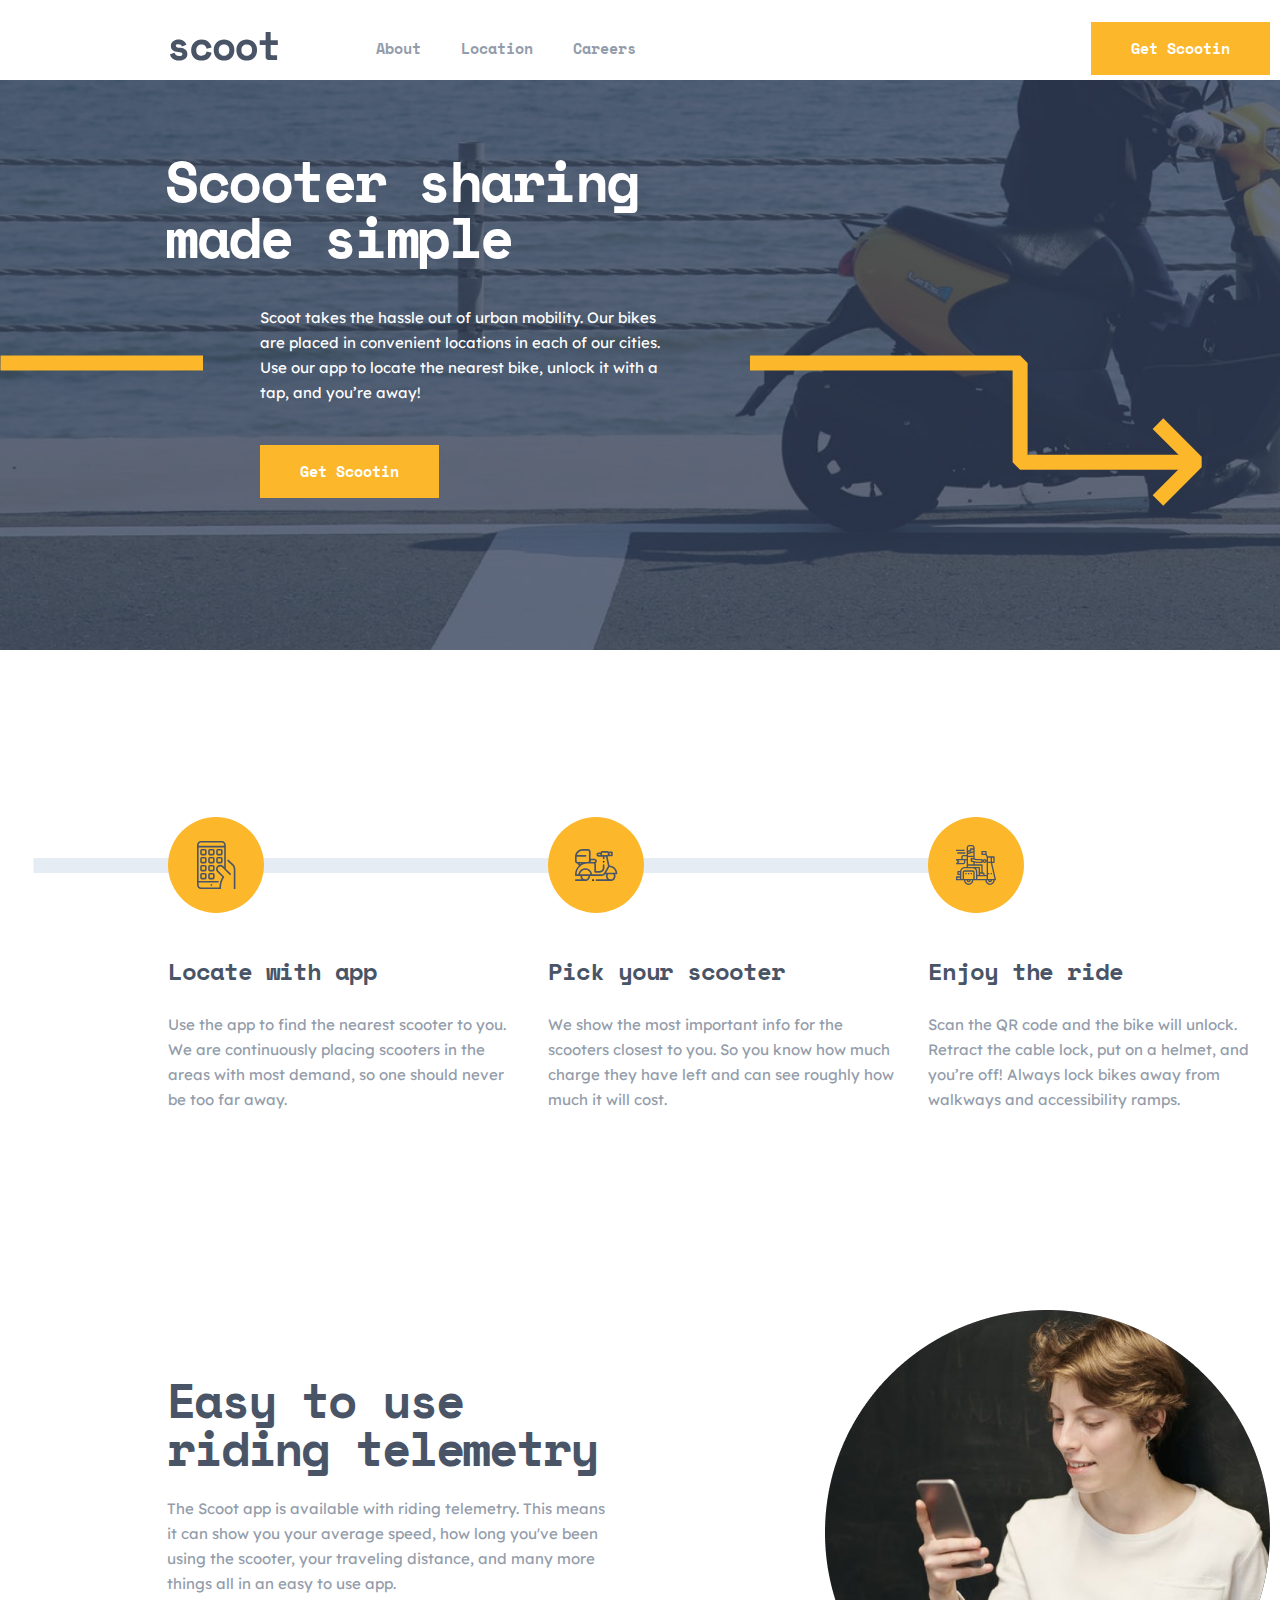
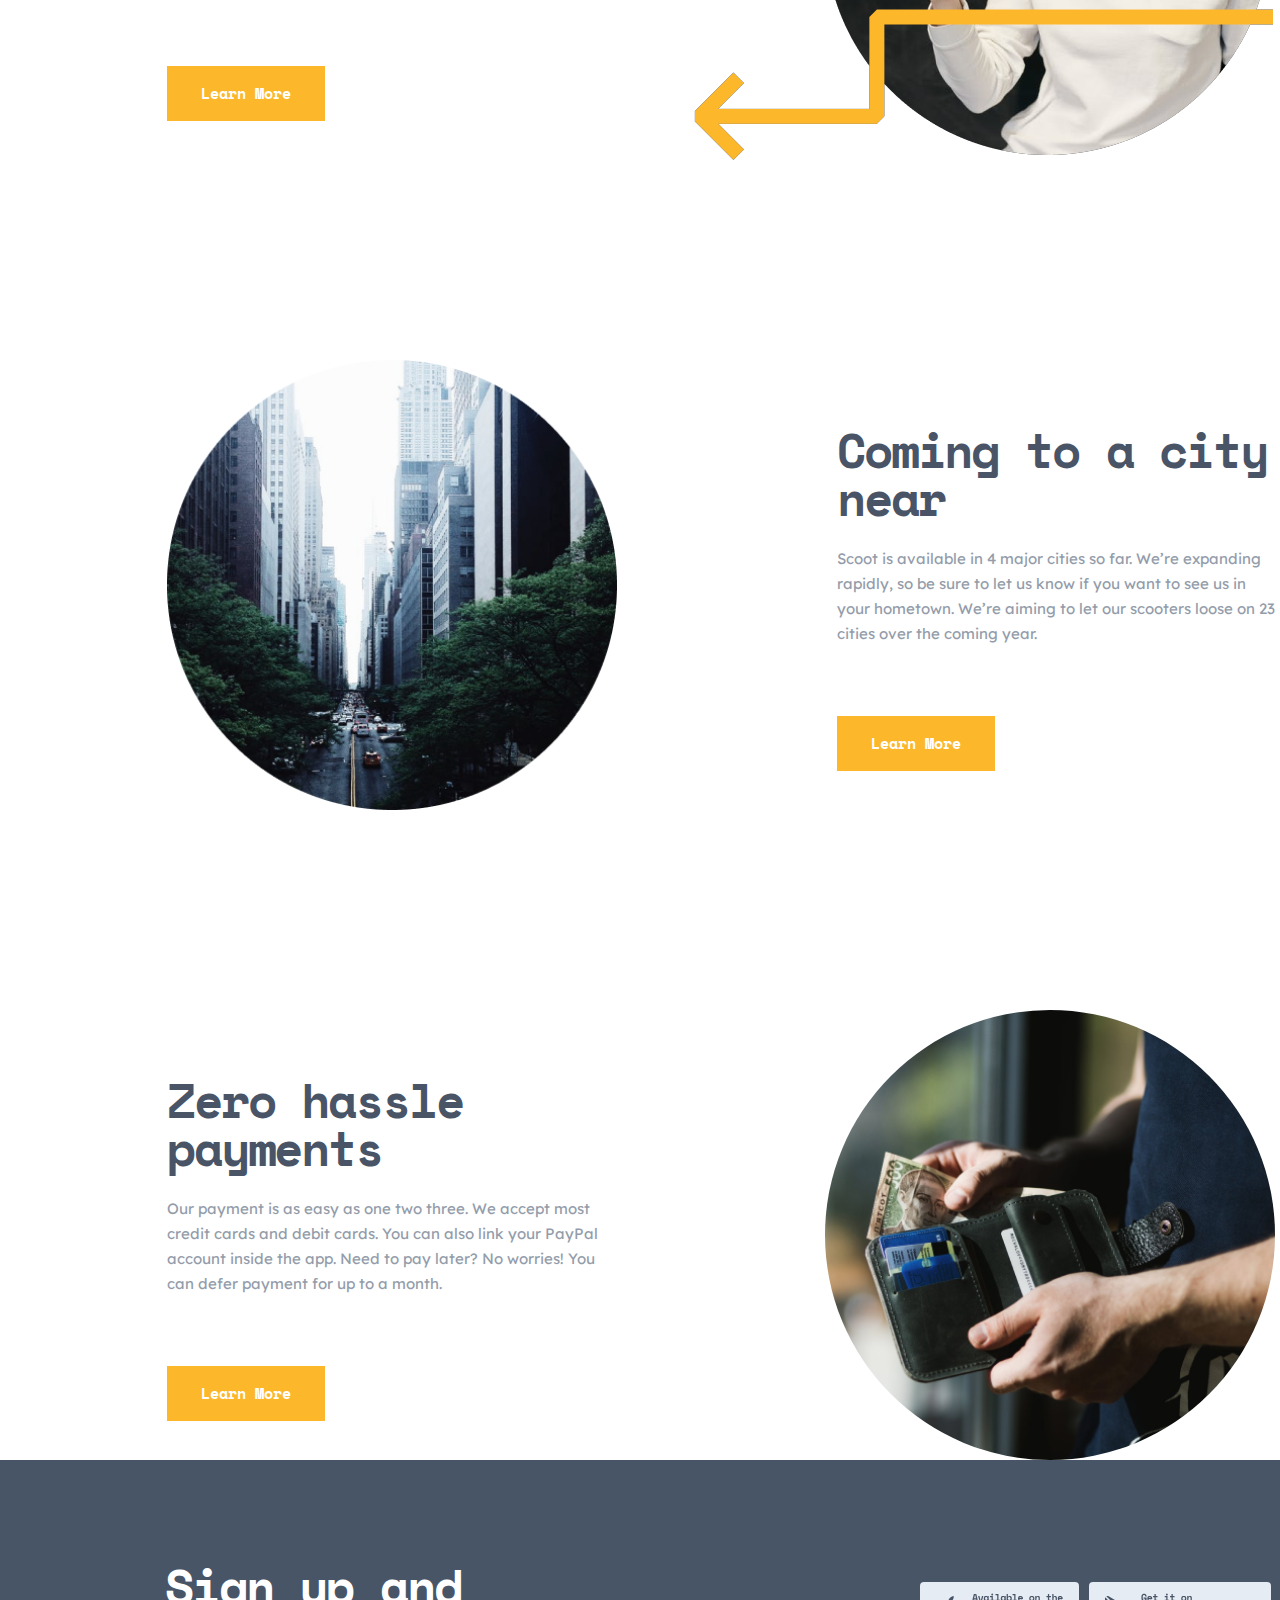
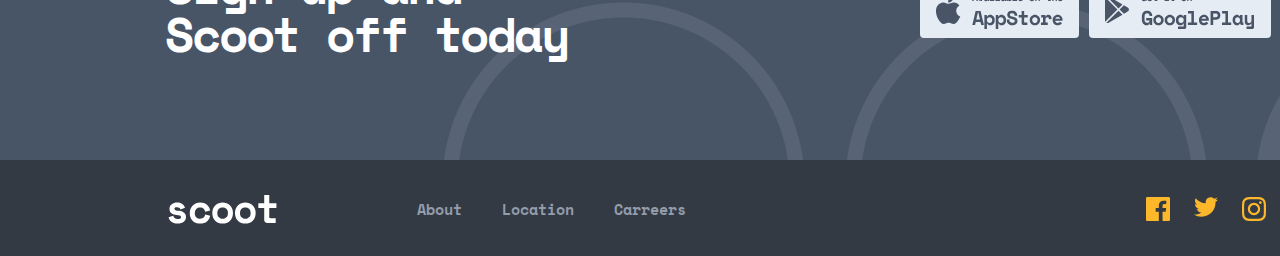
<file: index.html>
<!DOCTYPE html>
<html lang="en">
<head>
    <meta charset="UTF-8">
    <meta http-equiv="X-UA-Compatible" content="IE=edge">
    <meta name="viewport" content="width=device-width, initial-scale=1.0">
    <link rel="stylesheet" href="./css/main.css">
    <link rel="preconnect" href="https://fonts.googleapis.com">
    <link rel="preconnect" href="https://fonts.gstatic.com" crossorigin>
    <link href="https://fonts.googleapis.com/css2?family=Space+Mono&display=swap" rel="stylesheet">
    <link rel="preconnect" href="https://fonts.googleapis.com">
    <link rel="preconnect" href="https://fonts.gstatic.com" crossorigin>
    <link href="https://fonts.googleapis.com/css2?family=Lexend+Deca&display=swap" rel="stylesheet">
    <title>Document</title>
</head>
<body>
    <div class="container">
        <!--header-->
        <header class="header">
            <nav class="header__nav">
                <a class="header__nav__burger" href="./index.html">
                    <img src="./image/burger.svg" alt="burger">
                </a>
                <a class="header__nav__logo" href="./index.html">
                    <img class="header__nav__logo" src="./image/logo.svg" alt="logo">
                </a>
                <ul class="header__nav__list">
                    <li class="header__nav__list__item">
                        <a class="header__nav__list__item" href="./index.html">
                            About
                        </a>
                    </li>
                    <li class="header__nav__list__item">
                        <a class="header__nav__list__item" href="./index.html">
                            Location
                        </a>
                    </li>
                    <li class="header__nav__list__item">
                        <a class="header__nav__list__item" href="./career.html">
                            Careers
                        </a>
                    </li>
                </ul>
                <a class="header__nav__btn" href="./index.html">
                    Get Scootin
                </a>
            </nav>
        </header>
        <!--main-->
        <main>
            <section class="main1">
                <img class="main1__img1" src="./image/line1.svg" alt="line">
                <div class="main1__title">
                    <h1 class="main1__title__h1">Scooter sharing made simple</h1>
                </div>
                <div class="main1__tit">
                    <p class="main1__tit__p">
                        Scoot takes the hassle out of urban mobility. Our bikes are placed in convenient locations in each of our cities. Use our app to locate the nearest bike, unlock it with a tap, and you’re away!
                    </p>
                </div>
                <img class="main1__img2" src="./image/line2.svg" alt="line">
                <a class="main1__btn" href="./index.html">
                    Get Scootin
                </a>
                <img class="main1__back" src="./image/mobline.png" alt="line">
            </section>
            <!--section_2-->
            <section class="main2">
                <div class="main2__box">
                    <img class="main2__box__img" src="./image/Group1.svg" alt="app">
                    <h3 class="main2__box__h3">Locate with app</h3>
                    <p class="main2__box__p">
                        Use the app to find the nearest scooter to you. We are continuously placing scooters in the areas with most demand, so one should never be too far away. 
                    </p>
                </div>
                <div class="main2__box">
                    <img class="main2__box__img" src="./image/Group2.svg" alt="app">
                    <h3 class="main2__box__h3">Pick your scooter</h3>
                    <p class="main2__box__p">
                        We show the most important info for the scooters closest to you. So you know how much charge they have left and can see roughly how much it will cost.
                    </p>
                </div>
                <div class="main2__box">
                    <img class="main2__box__img" src="./image/Group3.svg" alt="app">
                    <h3 class="main2__box__h3">Enjoy the ride</h3>
                    <p class="main2__box__p">
                        Scan the QR code and the bike will unlock. Retract the cable lock, put on a helmet, and you’re off! Always lock bikes away from walkways and accessibility ramps.
                    </p>
                </div>
            </section>
            <!--section_3-->
            <section class="main3">
                <div class="main3__title">
                    <h3 class="main3__title__h3">
                        Easy to use riding telemetry
                    </h3>
                    <p class="main3__title__p">
                        The Scoot app is available with riding telemetry. This means it can show you your average speed, how long you've been using the scooter, your traveling distance, and many more things all in an easy to use app.
                    </p>
                    <a class="main3__title__btn" href="./index.html">Learn More</a>
                </div>
                <img class="main3__img" src="./image/mainphoto.png" alt="photo">
            </section>
            <!--section_4-->
            <section class="main3">
                <img class="main3__img2" src="./image/photo2.png" alt="photo">
                <div class="main3__title main3__title2">
                    <h3 class="main3__title__h3">
                        Coming to a city near
                    </h3>
                    <p class="main3__title__p">
                        Scoot is available in 4 major cities so far. We’re expanding rapidly, so be sure to let us know if you want to see us in your hometown. We’re aiming to let our scooters loose on 23 cities over the coming year.
                    </p>
                    <a class="main3__title__btn" href="./index.html">Learn More</a>
                </div>
            </section>
            <!--section_5-->
            <section class="main3">
                <div class="main3__title">
                    <h3 class="main3__title__h3">
                        Zero hassle payments
                    </h3>
                    <p class="main3__title__p">
                        Our payment is as easy as one two three. We accept most credit cards and debit cards. You can also link your PayPal account inside the app. Need to pay later? No worries! You can defer payment for up to a month.
                    </p>
                    <a class="main3__title__btn" href="./index.html">Learn More</a>
                </div>
                <img class="main3__img3" src="./image/photo3.png" alt="photo">
            </section>
            <!--section_6-->
            <section class="main4">
                <div class="main4__title">
                    <h3 class="main4__title__h3">Sign up and Scoot off today</h3>
                </div>
                <div class="main4__box">
                    <a href="https://www.apple.com/">
                        <img src="./image/appstore.svg" alt="appstore">
                    </a>
                    <a href="https://play.google.com/">
                        <img src="./image/playmarket.svg" alt="playmarket">
                    </a>
                </div>
            </section>
        </main>
        <!--footer-->
        <footer class="footer">
            <a class="footer__logo" href="">
                <img src="./image/footerlogo.svg" alt="logo">
            </a>
            <ul class="footer__list">
                <li class="footer__list__item">
                    <a class="footer__list__item" href="./index.html">About</a>
                </li>
                <li class="footer__list__item">
                    <a class="footer__list__item" href="./index.html">Location</a>
                </li>
                <li class="footer__list__item">
                    <a class="footer__list__item" href="./index.html">Carreers</a>
                </li>
            </ul>
            <div class="footer__maxlogos">
                <a href="https://www.facebook.com/">
                    <img src="./image/facebook.svg" alt="facebook">
                </a>
                <a href="https://twitter.com/">
                    <img src="./image/twitter.svg" alt="twitter">
                </a>
                <a href="https://www.instagram.com/">
                    <img src="./image/instagram.svg" alt="instagram">
                </a>
            </div>
        </footer>
    </div>
</body>
</html>
</file>
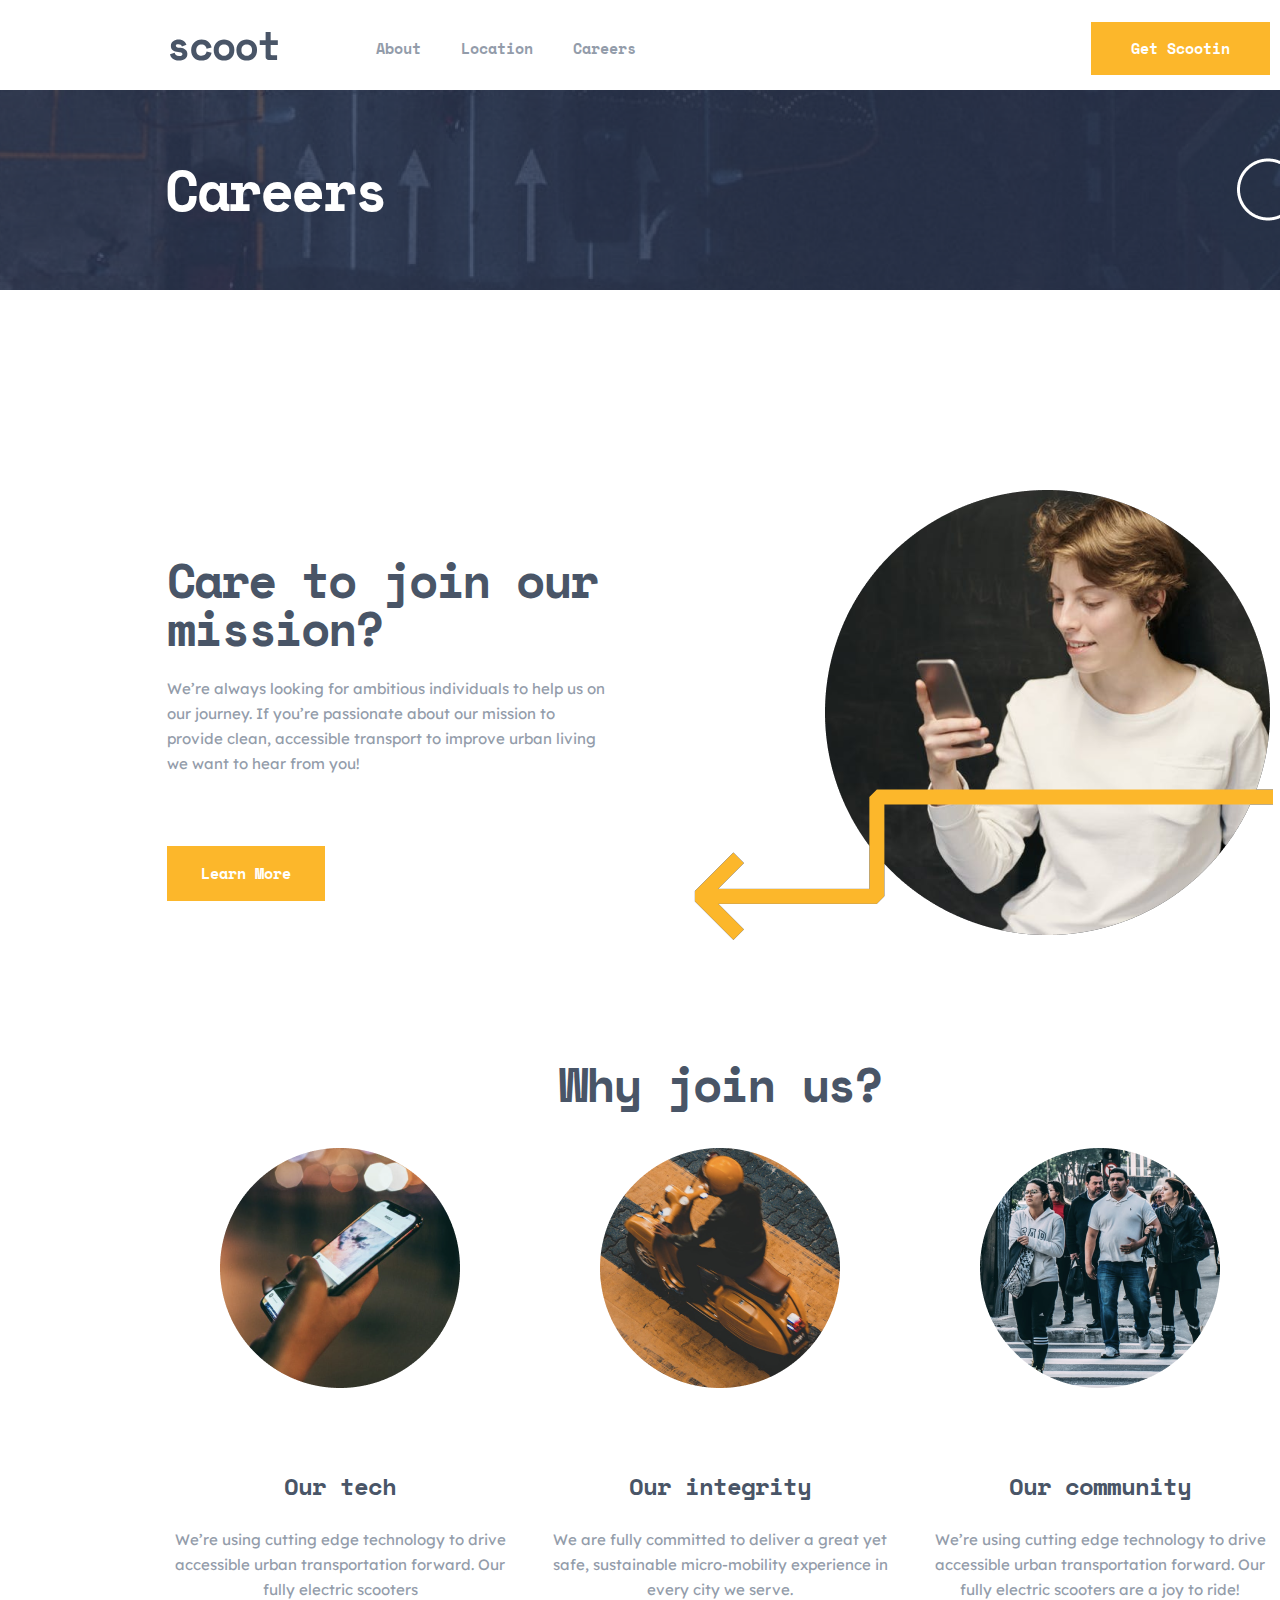
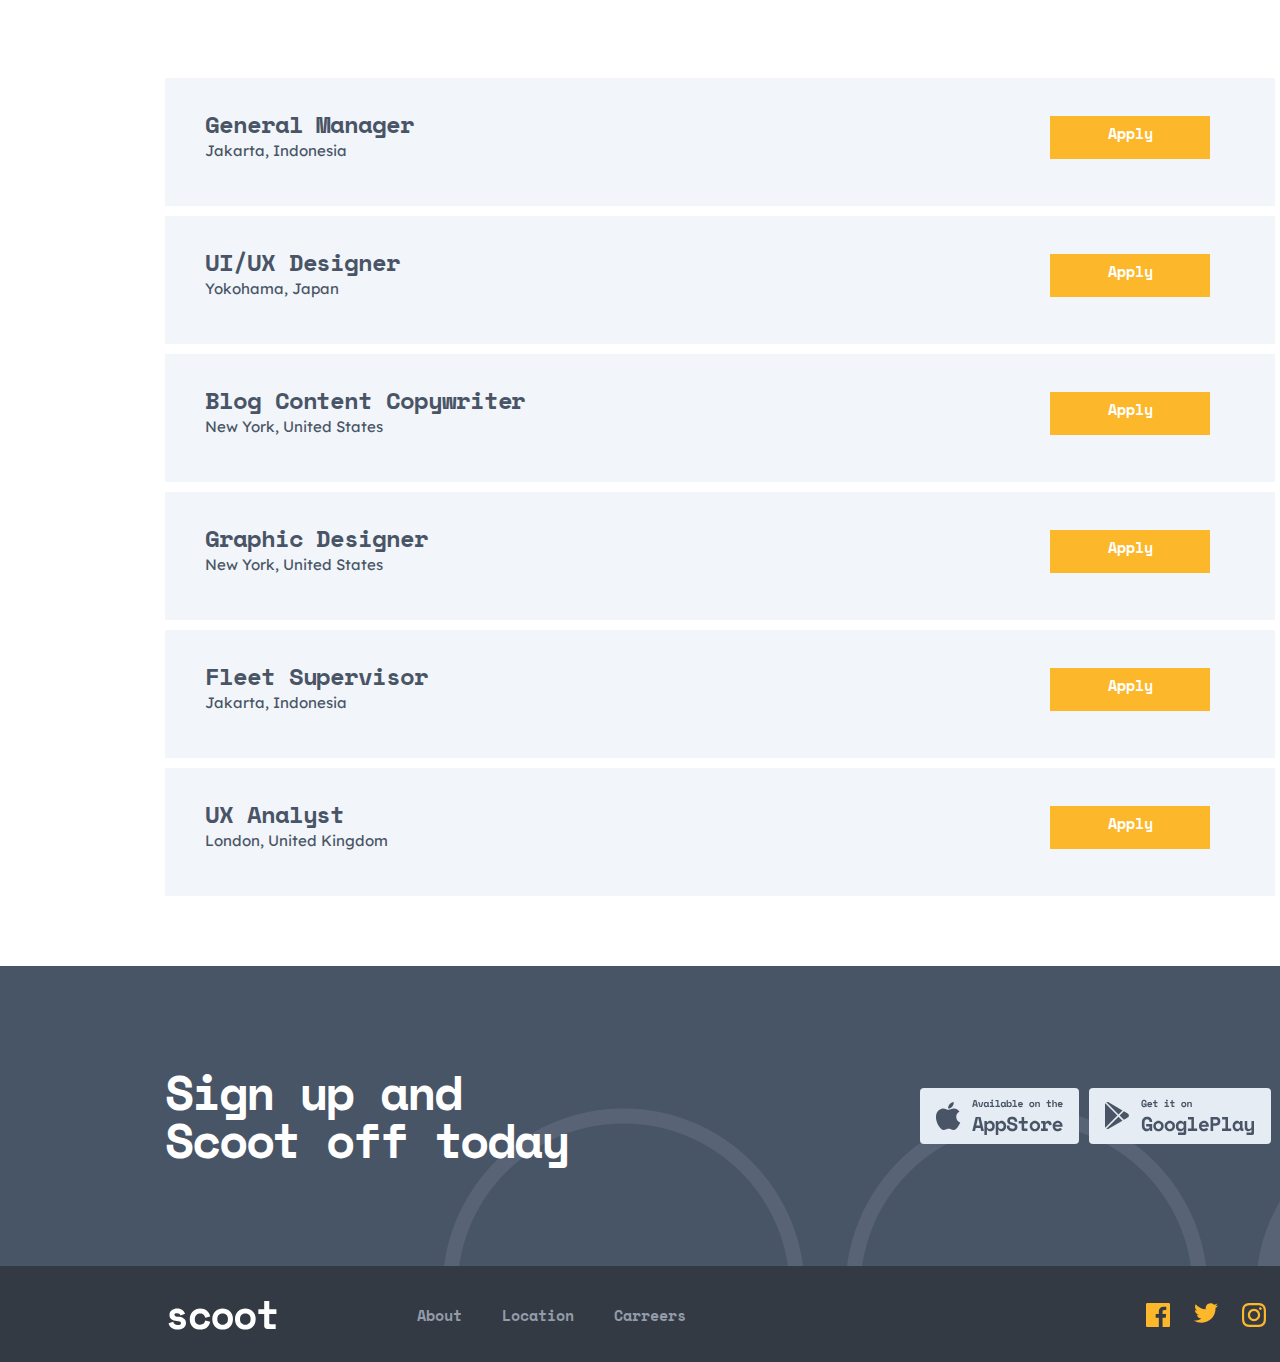
<file: career.html>
<!DOCTYPE html>
<html lang="en">
<head>
    <meta charset="UTF-8">
    <meta http-equiv="X-UA-Compatible" content="IE=edge">
    <meta name="viewport" content="width=device-width, initial-scale=1.0">
    <link rel="stylesheet" href="./css/main.css">
    <link rel="preconnect" href="https://fonts.googleapis.com">
    <link rel="preconnect" href="https://fonts.gstatic.com" crossorigin>
    <link href="https://fonts.googleapis.com/css2?family=Space+Mono&display=swap" rel="stylesheet">
    <link rel="preconnect" href="https://fonts.googleapis.com">
    <link rel="preconnect" href="https://fonts.gstatic.com" crossorigin>
    <link href="https://fonts.googleapis.com/css2?family=Lexend+Deca&display=swap" rel="stylesheet">
    <title>Document</title>
</head>
<body>
    <div class="container">
        <!--header-->
        <header class="header">
            <nav class="header__nav">
                <a class="header__nav__burger" href="./index.html">
                    <img src="./image/burger.svg" alt="burger">
                </a>
                <a class="header__nav__logo" href="./index.html">
                    <img class="header__nav__logo" src="./image/logo.svg" alt="logo">
                </a>
                <ul class="header__nav__list">
                    <li class="header__nav__list__item">
                        <a class="header__nav__list__item" href="./index.html">
                            About
                        </a>
                    </li>
                    <li class="header__nav__list__item">
                        <a class="header__nav__list__item" href="./index.html">
                            Location
                        </a>
                    </li>
                    <li class="header__nav__list__item">
                        <a class="header__nav__list__item" href="./career.html">
                            Careers
                        </a>
                    </li>
                </ul>
                <a class="header__nav__btn" href="./index.html">
                    Get Scootin
                </a>
            </nav>
        </header>
        <!--main-->
        <main>
            <section class="career1">
                 <h1 class="career1__h1">Careers</h1>
            </section>
             <!--section_2-->
             <section class="main3">
                <div class="main3__title">
                    <h3 class="main3__title__h3">
                        Care to join our mission?
                    </h3>
                    <p class="main3__title__p">
                        We’re always looking for ambitious individuals to help us on our journey. If you’re passionate about our mission to provide clean, accessible transport to improve urban living we want to hear from you!
                    </p>
                    <a class="main3__title__btn" href="./index.html">Learn More</a>
                </div>
                <img class="main3__img" src="./image/mainphoto.png" alt="photo">
            </section>
            <!--section_3-->
            <section class="career2">
                <h2 class="career2__h2">Why join us?</h2>
                <div class="career2__boxes">
                    <div class="career2__boxes__box">
                        <img class="career2__boxes__box__img" src="./image/careerpic1.png" alt="photo">
                        <h3 class="career2__boxes__box__h3">
                            Our tech
                        </h3>
                        <p class="career2__boxes__box__p">
                            We’re using cutting edge technology to drive accessible urban transportation forward. Our fully electric scooters
                        </p>
                    </div>
                    <div class="career2__boxes__box">
                        <img class="career2__boxes__box__img" src="./image/careerpic2.png" alt="photo">
                        <h3 class="career2__boxes__box__h3">
                            Our integrity
                        </h3>
                        <p class="career2__boxes__box__p">
                            We are fully committed to deliver a great yet safe, sustainable micro-mobility experience in every city we serve.
                        </p>
                    </div>
                    <div class="career2__boxes__box">
                        <img class="career2__boxes__box__img" src="./image/careerpic3.png" alt="photo">
                        <h3 class="career2__boxes__box__h3">
                            Our community
                        </h3>
                        <p class="career2__boxes__box__p">
                            We’re using cutting edge technology to drive accessible urban transportation forward. Our fully electric scooters are a joy to ride!
                        </p>
                    </div>
                </div>
            </section>
            <!--section_4-->
            <section class="career3">
                <div class="career3__box">
                    <div class="career3__box__title">
                        <h3 class="career3__box__title__h3">General Manager</h3>
                        <p class="career3__box__title__p">Jakarta, Indonesia</p>
                    </div>
                    <a  class="career3__box__a" href="./career.html">
                        Apply
                    </a>
                </div>
                <div class="career3__box">
                    <div class="career3__box__title">
                        <h3 class="career3__box__title__h3">UI/UX Designer</h3>
                        <p class="career3__box__title__p">Yokohama, Japan</p>
                    </div>
                    <a  class="career3__box__a" href="./career.html">
                        Apply
                    </a>
                </div>
                <div class="career3__box">
                    <div class="career3__box__title">
                        <h3 class="career3__box__title__h3">Blog Content Copywriter</h3>
                        <p class="career3__box__title__p">New York, United States</p>
                    </div>
                    <a  class="career3__box__a" href="./career.html">
                        Apply
                    </a>
                </div>
                <div class="career3__box">
                    <div class="career3__box__title">
                        <h3 class="career3__box__title__h3">Graphic Designer</h3>
                        <p class="career3__box__title__p">New York, United States</p>
                    </div>
                    <a  class="career3__box__a" href="./career.html">
                        Apply
                    </a>
                </div>
                <div class="career3__box">
                    <div class="career3__box__title">
                        <h3 class="career3__box__title__h3">Fleet Supervisor</h3>
                        <p class="career3__box__title__p">Jakarta, Indonesia</p>
                    </div>
                    <a  class="career3__box__a" href="./career.html">
                        Apply
                    </a>
                </div>
                <div class="career3__box">
                    <div class="career3__box__title">
                        <h3 class="career3__box__title__h3">UX Analyst</h3>
                        <p class="career3__box__title__p">London, United Kingdom</p>
                    </div>
                    <a  class="career3__box__a" href="./career.html">
                        Apply
                    </a>
                </div>
            </section>
             <!--section_5-->
             <section class="main4">
                <div class="main4__title">
                    <h3 class="main4__title__h3">Sign up and Scoot off today</h3>
                </div>
                <div class="main4__box">
                    <a href="https://www.apple.com/">
                        <img src="./image/appstore.svg" alt="appstore">
                    </a>
                    <a href="https://play.google.com/">
                        <img src="./image/playmarket.svg" alt="playmarket">
                    </a>
                </div>
            </section>
        </main>
        <!--footer-->
        <footer class="footer">
            <a class="footer__logo" href="">
                <img src="./image/footerlogo.svg" alt="logo">
            </a>
            <ul class="footer__list">
                <li class="footer__list__item">
                    <a class="footer__list__item" href="./index.html">About</a>
                </li>
                <li class="footer__list__item">
                    <a class="footer__list__item" href="./index.html">Location</a>
                </li>
                <li class="footer__list__item">
                    <a class="footer__list__item" href="./index.html">Carreers</a>
                </li>
            </ul>
            <div class="footer__maxlogos">
                <a href="https://www.facebook.com/">
                    <img src="./image/facebook.svg" alt="facebook">
                </a>
                <a href="https://twitter.com/">
                    <img src="./image/twitter.svg" alt="twitter">
                </a>
                <a href="https://www.instagram.com/">
                    <img src="./image/instagram.svg" alt="instagram">
                </a>
            </div>
        </footer>
    </div>
</body>
</html>
</file>
<file: css/main.css>
* {
  margin: 0;
  padding: 0;
  list-style: none;
  text-decoration: none;
}

.container {
  scroll-behavior: unset;
  width: 1440px;
  margin: 0 auto;
}

@media only screen and (max-width: 768px) {
  .container {
    width: 768px;
  }
}
@media only screen and (max-width: 376px) {
  .container {
    width: 375px;
  }
}
.header {
  width: 1440px;
  height: 80px;
  position: fixed;
  top: 0;
  z-index: 10;
  background-color: #FFFFFF;
}
.header__nav {
  display: flex;
  align-items: center;
  width: 1106px;
  height: 53px;
  margin: 22px 0px 0px 170px;
}
.header__nav__burger {
  display: none;
}
.header__nav__list {
  display: flex;
  margin-left: 58px;
}
.header__nav__list__item {
  font-family: "Space Mono";
  font-weight: 700;
  font-size: 15px;
  line-height: 25px;
  margin-left: 20px;
  color: #939CAA;
}
.header__nav__list__item:hover {
  color: #FCB72B;
}
.header__nav__btn {
  font-family: "Space Mono";
  font-weight: 700;
  font-size: 15px;
  line-height: 25px;
  text-align: center;
  color: #FFFFFF;
  padding: 14px 40px;
  margin-left: 455px;
  background: #FCB72B;
}
.header__nav__btn:hover {
  width: 180px;
  height: 53px;
  font-weight: 700;
  font-size: 14px;
  line-height: 25px;
  text-align: center;
  color: #FCB72B;
  box-sizing: border-box;
  background-color: #FFFFFF;
  border: 3px solid #FCB72B;
}

@media only screen and (max-width: 768px) {
  .header {
    width: 100%;
    height: 96px;
  }
  .header__nav {
    margin: 0;
  }
  .header__nav__logo {
    margin: 20px 0px 0px 30px;
  }
  .header__nav__list {
    position: absolute;
    margin-top: 36px;
    margin-left: 200px;
  }
  .header__nav__btn {
    position: absolute;
    display: inline;
    margin: 35px 0px 0px 540px;
  }
  .header__nav__btn:hover {
    width: 180px;
    height: 53px;
    font-weight: 700;
    font-size: 14px;
    line-height: 25px;
    text-align: center;
    color: #FCB72B;
    box-sizing: border-box;
    background-color: #FFFFFF;
    border: 3px solid #FCB72B;
  }
}
@media only screen and (max-width: 376px) {
  .header {
    width: 100%;
    height: 64px;
  }
  .header__nav {
    width: 375px;
    height: 64px;
    margin: 0;
  }
  .header__nav__logo {
    margin-top: 0;
    margin-left: 40px;
  }
  .header__nav__burger {
    display: inline;
    margin-top: 5px;
    margin-left: 32px;
  }
  .header__nav__list {
    display: none;
  }
  .header__nav__btn {
    display: none;
  }
  .header__nav__btn:hover {
    width: 180px;
    height: 53px;
    font-weight: 700;
    font-size: 14px;
    line-height: 25px;
    text-align: center;
    color: #FCB72B;
    box-sizing: border-box;
    background-color: #FFFFFF;
    border: 3px solid #FCB72B;
  }
}
.main1 {
  width: 1440px;
  height: 650px;
  background-image: url("/image/background1.png");
  background-size: 1440px;
  background-repeat: no-repeat;
}
.main1__img1 {
  position: absolute;
  margin-top: 355px;
}
.main1__title {
  position: absolute;
  width: 500px;
  height: 112px;
  margin: 153px 0px 0px 165px;
}
.main1__title__h1 {
  font-family: "Space Mono";
  font-weight: 700;
  font-size: 56px;
  line-height: 56px;
  letter-spacing: -2.5px;
  color: #FFFFFF;
}
.main1__tit {
  position: absolute;
  width: 405px;
  height: 100px;
  margin: 305px 0px 0px 260px;
}
.main1__tit__p {
  font-family: "Lexend Deca";
  font-weight: 400;
  font-size: 15px;
  line-height: 25px;
  color: #FFFFFF;
}
.main1__img2 {
  position: absolute;
  margin: 355px 0px 0px 750px;
}
.main1__btn {
  font-family: "Space Mono";
  font-weight: 700;
  font-size: 15px;
  line-height: 25px;
  text-align: center;
  color: #FFFFFF;
  position: absolute;
  padding: 14px 40px;
  margin: 445px 0px 0px 260px;
  background: #FCB72B;
}
.main1__btn:hover {
  width: 180px;
  height: 53px;
  font-weight: 700;
  font-size: 14px;
  line-height: 25px;
  text-align: center;
  color: #FCB72B;
  box-sizing: border-box;
  background-color: transparent;
  border: 3px solid #FCB72B;
}
.main1__back {
  display: none;
}

.main2 {
  display: flex;
  justify-content: end;
  width: 1275px;
  height: 300px;
  margin-left: 33px;
  margin-top: 160px;
  background-image: url("/image/line3.png");
  background-repeat: no-repeat;
  background-position-y: 48px;
}
.main2__box {
  width: 350px;
  height: 290px;
  margin-top: 7px;
  margin-right: 30px;
}
.main2__box__h3 {
  font-family: "Space Mono";
  font-weight: 700;
  font-size: 24px;
  line-height: 28px;
  letter-spacing: -1.07143px;
  margin-top: 40px;
  color: #495567;
}
.main2__box__p {
  font-family: "Lexend Deca";
  font-weight: 400;
  font-size: 15px;
  line-height: 25px;
  margin-top: 27px;
  color: #939CAA;
}

.main3 {
  display: flex;
  width: 1106px;
  height: 449.94px;
  margin: 0 auto;
  margin-top: 200px;
}
.main3__title {
  width: 445px;
  height: 313px;
  margin-top: 66px;
}
.main3__title__h3 {
  font-family: "Space Mono";
  font-weight: 700;
  font-size: 48px;
  line-height: 48px;
  letter-spacing: -2.14286px;
  width: 445px;
  height: 96px;
  color: #495567;
}
.main3__title__p {
  font-family: "Lexend Deca";
  font-weight: 400;
  font-size: 15px;
  line-height: 25px;
  margin-top: 24px;
  color: #939CAA;
}
.main3__title__btn {
  font-family: "Space Mono";
  font-weight: 700;
  font-size: 15px;
  line-height: 25px;
  text-align: center;
  color: #FFFFFF;
  position: absolute;
  padding: 15px 34px;
  margin-top: 70px;
  background: #FCB72B;
}
.main3__title__btn:hover {
  font-weight: 700;
  font-size: 14px;
  line-height: 25px;
  text-align: center;
  color: #FCB72B;
  box-sizing: border-box;
  background-color: transparent;
  border: 3px solid #FCB72B;
}
.main3__img {
  margin-left: 82px;
}
.main3__title2 {
  margin-left: 220px;
}
.main3__img3 {
  border-radius: 50%;
  margin-left: 213px;
}

.main4 {
  display: flex;
  width: 1440px;
  height: 300px;
  background-image: url("/image/background2.png");
}
.main4__title {
  width: 415px;
  height: 96px;
  margin: 102px 0px 0px 165px;
}
.main4__title__h3 {
  font-family: "Space Mono";
  font-style: normal;
  font-weight: 700;
  font-size: 48px;
  line-height: 48px;
  letter-spacing: -2.14286px;
  color: #FFFFFF;
}
.main4__box {
  display: flex;
  width: 359px;
  height: 56px;
  margin: 122px 0px 0px 340px;
  gap: 10px;
}

@media only screen and (max-width: 768px) {
  .main1 {
    width: 100%;
    height: 650px;
  }
  .main1__img1 {
    display: none;
  }
  .main1__img2 {
    display: none;
  }
  .main1__title {
    width: 573px;
    height: 112px;
    margin-left: 97px;
  }
  .main1__title__h1 {
    font-weight: 700;
    font-size: 56px;
    line-height: 56px;
    text-align: center;
    letter-spacing: -1.78571px;
  }
  .main1__tit {
    width: 573px;
    height: 75px;
    margin-left: 97px;
  }
  .main1__tit__p {
    font-weight: 400;
    font-size: 15px;
    line-height: 25px;
    text-align: center;
  }
  .main1__btn {
    margin-left: 290px;
    margin-top: 430px;
  }
  .main1__btn:hover {
    width: 180px;
    height: 53px;
    font-weight: 700;
    font-size: 14px;
    line-height: 25px;
    text-align: center;
    color: #FCB72B;
    box-sizing: border-box;
    background-color: transparent;
    border: 3px solid #FCB72B;
  }
  .main1__back {
    display: none;
  }
  .main2 {
    display: block;
    width: 311px;
    height: 900px;
    background: none;
    margin: 100px 0px 0px 30px;
  }
  .main2__box {
    width: 100%;
    margin: 0;
    margin-top: 50px;
  }
  .main2__box__img {
    position: absolute;
    margin-left: 0px;
    margin-top: 0px;
  }
  .main2__box__h3 {
    position: absolute;
    text-align: left;
    margin: 0px 0px 0px 150px;
  }
  .main2__box__p {
    position: absolute;
    text-align: left;
    width: 398px;
    height: 75px;
    margin: 50px 0px 0px 150px;
  }
  .main3 {
    width: 100%;
    height: 800px;
  }
  .main3__title {
    position: absolute;
    width: 311px;
    height: 331px;
    margin-top: 348px;
    margin-left: 30px;
  }
  .main3__title__h3 {
    width: 457px;
    height: 96px;
    font-weight: 700;
    font-size: 32px;
    line-height: 32px;
    text-align: center;
    letter-spacing: -1.42857px;
    margin: 180px 0px 0px 110px;
  }
  .main3__title__p {
    width: 573px;
    height: 70px;
    font-weight: 400;
    font-size: 15px;
    line-height: 25px;
    text-align: center;
    margin-left: 60px;
  }
  .main3__title__btn {
    width: 150px;
    height: 20px;
    font-weight: 700;
    font-size: 14px;
    line-height: 25px;
    text-align: center;
    margin: 20px 0px 0px 235px;
  }
  .main3__title__btn:hover {
    width: 215px;
    height: 50px;
    font-weight: 700;
    font-size: 14px;
    line-height: 25px;
    text-align: center;
    color: #FCB72B;
    box-sizing: border-box;
    background-color: transparent;
    border: 3px solid #FCB72B;
  }
  .main3__img {
    width: 647px;
    height: 498px;
    margin-left: 11px;
  }
  .main3__img2 {
    width: 445px;
    height: 445px;
    margin-left: 145px;
  }
  .main3__img3 {
    width: 445px;
    height: 445px;
    margin-left: 140px;
  }
  .main4 {
    width: 100%;
    height: 320px;
  }
  .main4__title {
    margin-left: 170px;
  }
  .main4__title__h3 {
    font-weight: 700;
    font-size: 32px;
    line-height: 32px;
    text-align: center;
    letter-spacing: -1.42857px;
  }
  .main4__box {
    position: absolute;
    margin-left: 220px;
    margin-top: 230px;
  }
}
@media only screen and (max-width: 376px) {
  .main1 {
    width: 375px;
    height: 650px;
    background-image: url("/image/mobileback1.png");
    background-size: 375px;
  }
  .main1__img1 {
    display: none;
  }
  .main1__img2 {
    display: none;
  }
  .main1__title {
    width: 311px;
    height: 120px;
    margin-left: 32px;
  }
  .main1__title__h1 {
    font-weight: 700;
    font-size: 40px;
    line-height: 40px;
    text-align: center;
    letter-spacing: -1.78571px;
  }
  .main1__tit {
    width: 311px;
    height: 125px;
    margin-left: 32px;
  }
  .main1__tit__p {
    font-weight: 400;
    font-size: 15px;
    line-height: 25px;
    text-align: center;
  }
  .main1__btn {
    margin-left: 97px;
    margin-top: 470px;
  }
  .main1__back {
    position: absolute;
    display: inline;
    margin-left: 0px;
    margin-top: 490px;
  }
  .main2 {
    display: block;
    width: 311px;
    height: 975px;
    background: none;
    margin: 100px 0px 0px 30px;
  }
  .main2__box {
    width: 100%;
    margin: 0;
    margin-top: 50px;
  }
  .main2__box__img {
    margin-left: 110px;
  }
  .main2__box__h3 {
    margin: 120px 0px 0px 0px;
    width: 311px;
    height: 28px;
    font-weight: 700;
    font-size: 20px;
    line-height: 28px;
    text-align: center;
    letter-spacing: -0.892857px;
  }
  .main2__box__p {
    width: 311px;
    height: 100px;
    margin: 165px 0px 0px 0px;
    font-weight: 400;
    font-size: 15px;
    line-height: 25px;
    text-align: center;
  }
  .main3 {
    width: 100%;
    height: 678px;
  }
  .main3__title {
    position: absolute;
    width: 311px;
    height: 331px;
    margin-top: 348px;
    margin-left: 30px;
  }
  .main3__title__h3 {
    width: 311px;
    height: 64px;
    margin: 0;
    font-weight: 700;
    font-size: 32px;
    line-height: 32px;
    text-align: center;
    letter-spacing: -1.42857px;
  }
  .main3__title__p {
    width: 311px;
    margin: 30px 0px 0px 0px;
    height: 150px;
    font-weight: 400;
    font-size: 15px;
    line-height: 25px;
    text-align: center;
  }
  .main3__title__btn {
    margin-top: 20px;
    margin-left: 50px;
  }
  .main3__img {
    width: 331px;
    height: 281px;
    margin-left: 0;
  }
  .main3__img2 {
    width: 311px;
    height: 311px;
    margin-left: 30px;
  }
  .main3__img3 {
    width: 311px;
    height: 311px;
    margin-left: 30px;
  }
  .main4 {
    width: 375px;
    height: 320px;
  }
  .main4__title {
    margin-left: 0px;
  }
  .main4__title__h3 {
    font-weight: 700;
    font-size: 32px;
    line-height: 32px;
    text-align: center;
    letter-spacing: -1.42857px;
  }
  .main4__box {
    position: absolute;
    margin-left: 10px;
    margin-top: 230px;
  }
}
.footer {
  display: flex;
  width: 1440px;
  height: 96px;
  background: #333A44;
}
.footer__logo {
  margin: 35px 0px 0px 168px;
}
.footer__list {
  display: flex;
  margin: 37px 0px 0px 100px;
}
.footer__list__item {
  font-family: "Space Mono";
  font-weight: 700;
  font-size: 15px;
  line-height: 25px;
  margin-left: 20px;
  color: #939CAA;
}
.footer__list__item:hover {
  color: #FCB72B;
}
.footer__maxlogos {
  display: flex;
  justify-content: space-between;
  width: 120px;
  height: 24px;
  margin: 37px 0px 0px 460px;
}

@media only screen and (max-width: 768px) {
  .footer {
    display: block;
    width: 100%;
    height: 96px;
  }
  .footer__logo {
    position: absolute;
    margin: 32px 0px 0px 50px;
  }
  .footer__list {
    position: absolute;
    text-align: center;
    margin: 30px 0px 0px 200px;
  }
  .footer__list__item {
    margin-top: 10px;
  }
  .footer__maxlogos {
    position: absolute;
    margin: 38px 0px 0px 590px;
  }
}
@media only screen and (max-width: 376px) {
  .footer {
    display: block;
    width: 100%;
    height: 438px;
  }
  .footer__logo {
    position: absolute;
    margin: 64px 0px 0px 134px;
  }
  .footer__list {
    position: absolute;
    display: block;
    text-align: center;
    margin: 154px 0px 0px 115px;
  }
  .footer__list__item {
    margin-top: 10px;
  }
  .footer__maxlogos {
    position: absolute;
    margin: 360px 0px 0px 130px;
  }
}
.header {
  width: 1440px;
  height: 80px;
  position: fixed;
  top: 0;
  z-index: 10;
  background-color: #FFFFFF;
}
.header__nav {
  display: flex;
  align-items: center;
  width: 1106px;
  height: 53px;
  margin: 22px 0px 0px 170px;
}
.header__nav__burger {
  display: none;
}
.header__nav__list {
  display: flex;
  margin-left: 58px;
}
.header__nav__list__item {
  font-family: "Space Mono";
  font-weight: 700;
  font-size: 15px;
  line-height: 25px;
  margin-left: 20px;
  color: #939CAA;
}
.header__nav__list__item:hover {
  color: #FCB72B;
}
.header__nav__btn {
  font-family: "Space Mono";
  font-weight: 700;
  font-size: 15px;
  line-height: 25px;
  text-align: center;
  color: #FFFFFF;
  padding: 14px 40px;
  margin-left: 455px;
  background: #FCB72B;
}
.header__nav__btn:hover {
  width: 180px;
  height: 53px;
  font-weight: 700;
  font-size: 14px;
  line-height: 25px;
  text-align: center;
  color: #FCB72B;
  box-sizing: border-box;
  background-color: #FFFFFF;
  border: 3px solid #FCB72B;
}

@media only screen and (max-width: 768px) {
  .header {
    width: 100%;
    height: 96px;
  }
  .header__nav {
    margin: 0;
  }
  .header__nav__logo {
    margin: 20px 0px 0px 30px;
  }
  .header__nav__list {
    position: absolute;
    margin-top: 36px;
    margin-left: 200px;
  }
  .header__nav__btn {
    position: absolute;
    display: inline;
    margin: 35px 0px 0px 540px;
  }
  .header__nav__btn:hover {
    width: 180px;
    height: 53px;
    font-weight: 700;
    font-size: 14px;
    line-height: 25px;
    text-align: center;
    color: #FCB72B;
    box-sizing: border-box;
    background-color: #FFFFFF;
    border: 3px solid #FCB72B;
  }
}
@media only screen and (max-width: 376px) {
  .header {
    width: 100%;
    height: 64px;
  }
  .header__nav {
    width: 375px;
    height: 64px;
    margin: 0;
  }
  .header__nav__logo {
    margin-top: 0;
    margin-left: 40px;
  }
  .header__nav__burger {
    display: inline;
    margin-top: 5px;
    margin-left: 32px;
  }
  .header__nav__list {
    display: none;
  }
  .header__nav__btn {
    display: none;
  }
  .header__nav__btn:hover {
    width: 180px;
    height: 53px;
    font-weight: 700;
    font-size: 14px;
    line-height: 25px;
    text-align: center;
    color: #FCB72B;
    box-sizing: border-box;
    background-color: #FFFFFF;
    border: 3px solid #FCB72B;
  }
}
.career1 {
  width: 1440px;
  height: 200px;
  margin-top: 90px;
  background-image: url("/image/careerbg1.png");
}
.career1__h1 {
  position: absolute;
  width: 226px;
  height: 56px;
  font-family: "Space Mono";
  font-weight: 700;
  font-size: 56px;
  line-height: 56px;
  letter-spacing: -2.5px;
  color: #FFFFFF;
  margin: 72px 0px 0px 165px;
}

.career2 {
  width: 1110px;
  height: 608px;
  margin: 120px 0px 0px 165px;
}
.career2__h2 {
  font-family: "Space Mono";
  font-weight: 700;
  font-size: 48px;
  line-height: 48px;
  text-align: center;
  letter-spacing: -2.14286px;
  color: #495567;
}
.career2__boxes {
  display: flex;
  justify-content: space-between;
  width: 1110px;
  height: 512px;
  margin-top: 40px;
}
.career2__boxes__box {
  width: 350px;
  height: 512px;
}
.career2__boxes__box__img {
  margin-left: 55px;
}
.career2__boxes__box__h3 {
  font-family: "Space Mono";
  font-weight: 700;
  font-size: 24px;
  line-height: 28px;
  text-align: center;
  letter-spacing: -1.07143px;
  margin-top: 80px;
  color: #495567;
}
.career2__boxes__box__p {
  font-family: "Lexend Deca";
  font-weight: 400;
  font-size: 15px;
  line-height: 25px;
  text-align: center;
  color: #939CAA;
  margin-top: 27px;
}

.career3 {
  width: 1110px;
  height: 888px;
  margin: 0 auto;
}
.career3__box {
  display: flex;
  width: 1110px;
  height: 128px;
  margin-top: 10px;
  background: #F2F5F9;
}
.career3__box__title {
  width: 650px;
  height: 61px;
  margin: 32px 0px 0px 40px;
}
.career3__box__title__h3 {
  font-family: "Space Mono";
  font-weight: 700;
  font-size: 24px;
  line-height: 28px;
  letter-spacing: -1.07143px;
  color: #495567;
}
.career3__box__title__p {
  font-family: "Lexend Deca";
  font-weight: 400;
  font-size: 15px;
  line-height: 25px;
  color: #495567;
}
.career3__box__a {
  font-family: "Space Mono";
  font-weight: 700;
  font-size: 15px;
  line-height: 25px;
  text-align: center;
  color: #FFFFFF;
  width: 140px;
  height: 33px;
  padding: 5px 10px;
  margin: 38px 0px 0px 195px;
  background-color: #FCB72B;
}
.career3__box__a:hover {
  color: #FCB72B;
  background-color: transparent;
  border: 3px solid #FCB72B;
}

@media only screen and (max-width: 768px) {
  .career1 {
    width: 768px;
    height: 200px;
    background-image: url("/image/careerbg2.png");
  }
  .career1__h1 {
    margin-left: 60px;
  }
  .career2 {
    width: 457px;
    height: 1670px;
    margin-left: 144px;
  }
  .career2__boxes {
    display: block;
    width: 100%;
    height: 1600px;
    margin-top: 25px;
  }
  .career2__boxes__box {
    margin-left: 55px;
    margin-top: 10px;
  }
  .career3 {
    width: 689px;
    height: 848px;
  }
  .career3__box {
    width: 100%;
  }
  .career3__box__title {
    margin-left: 20px;
  }
  .career3__box__a {
    margin-left: 0;
  }
}
@media only screen and (max-width: 376px) {
  .career1 {
    width: 100%;
  }
  .career1__h1 {
    font-weight: 700;
    font-size: 40px;
    line-height: 40px;
    margin-left: 110px;
  }
  .career2 {
    width: 311px;
    height: 1520px;
    margin-left: 32px;
  }
  .career2__h2 {
    width: 311px;
    height: 32px;
  }
  .career2__boxes {
    margin: 90px 0px 0px 0px;
  }
  .career2__boxes__box {
    width: 311px;
    height: 459px;
    margin-left: 0;
  }
  .career2__boxes__box__img {
    margin-left: 36px;
  }
  .career3 {
    display: block;
    width: 311px;
    height: 1220px;
    margin-top: 30px;
  }
  .career3__box {
    width: 311px;
    height: 190px;
  }
  .career3__box__title {
    width: 247px;
    height: 53px;
    text-align: center;
    margin-left: 30px;
  }
  .career3__box__a {
    width: 247px;
    height: 53px;
    margin-top: 110px;
    margin-left: 20px;
    text-align: center;
    position: absolute;
  }
}

/*# sourceMappingURL=main.css.map */
</file>
